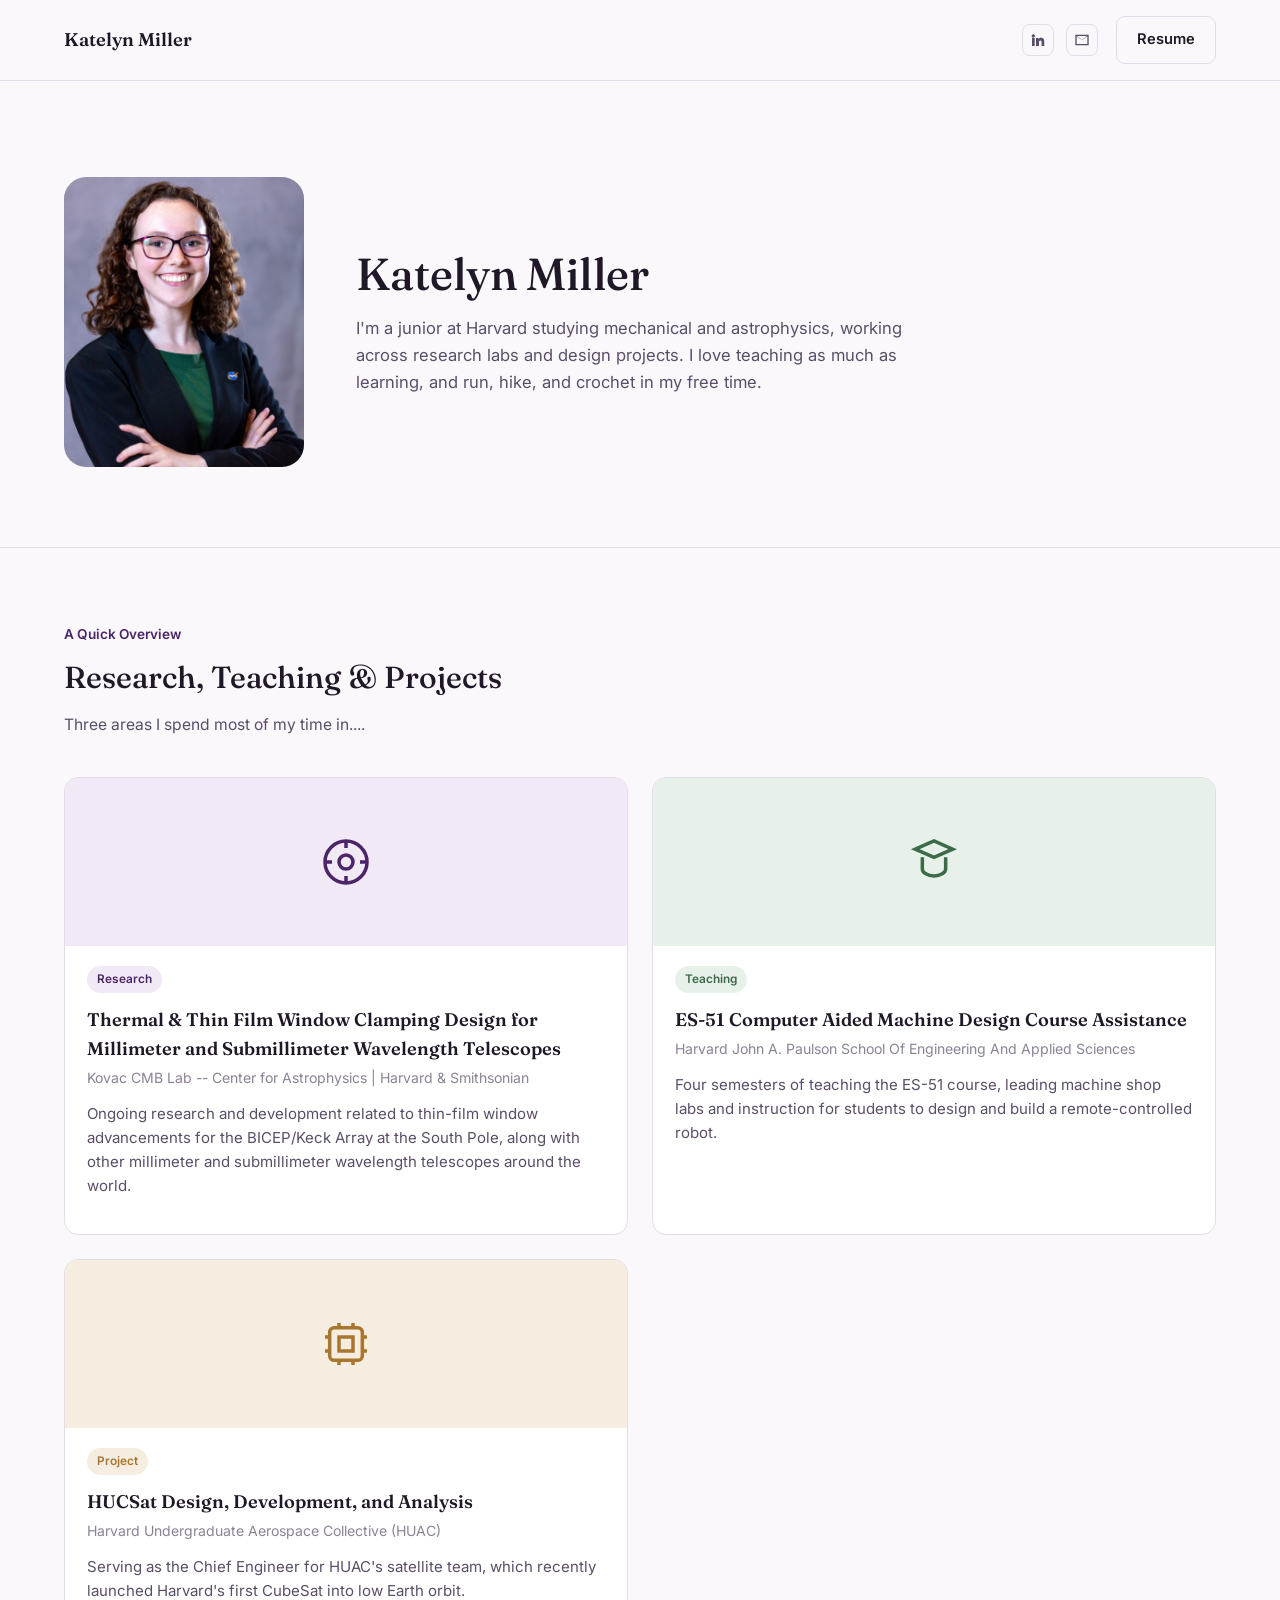
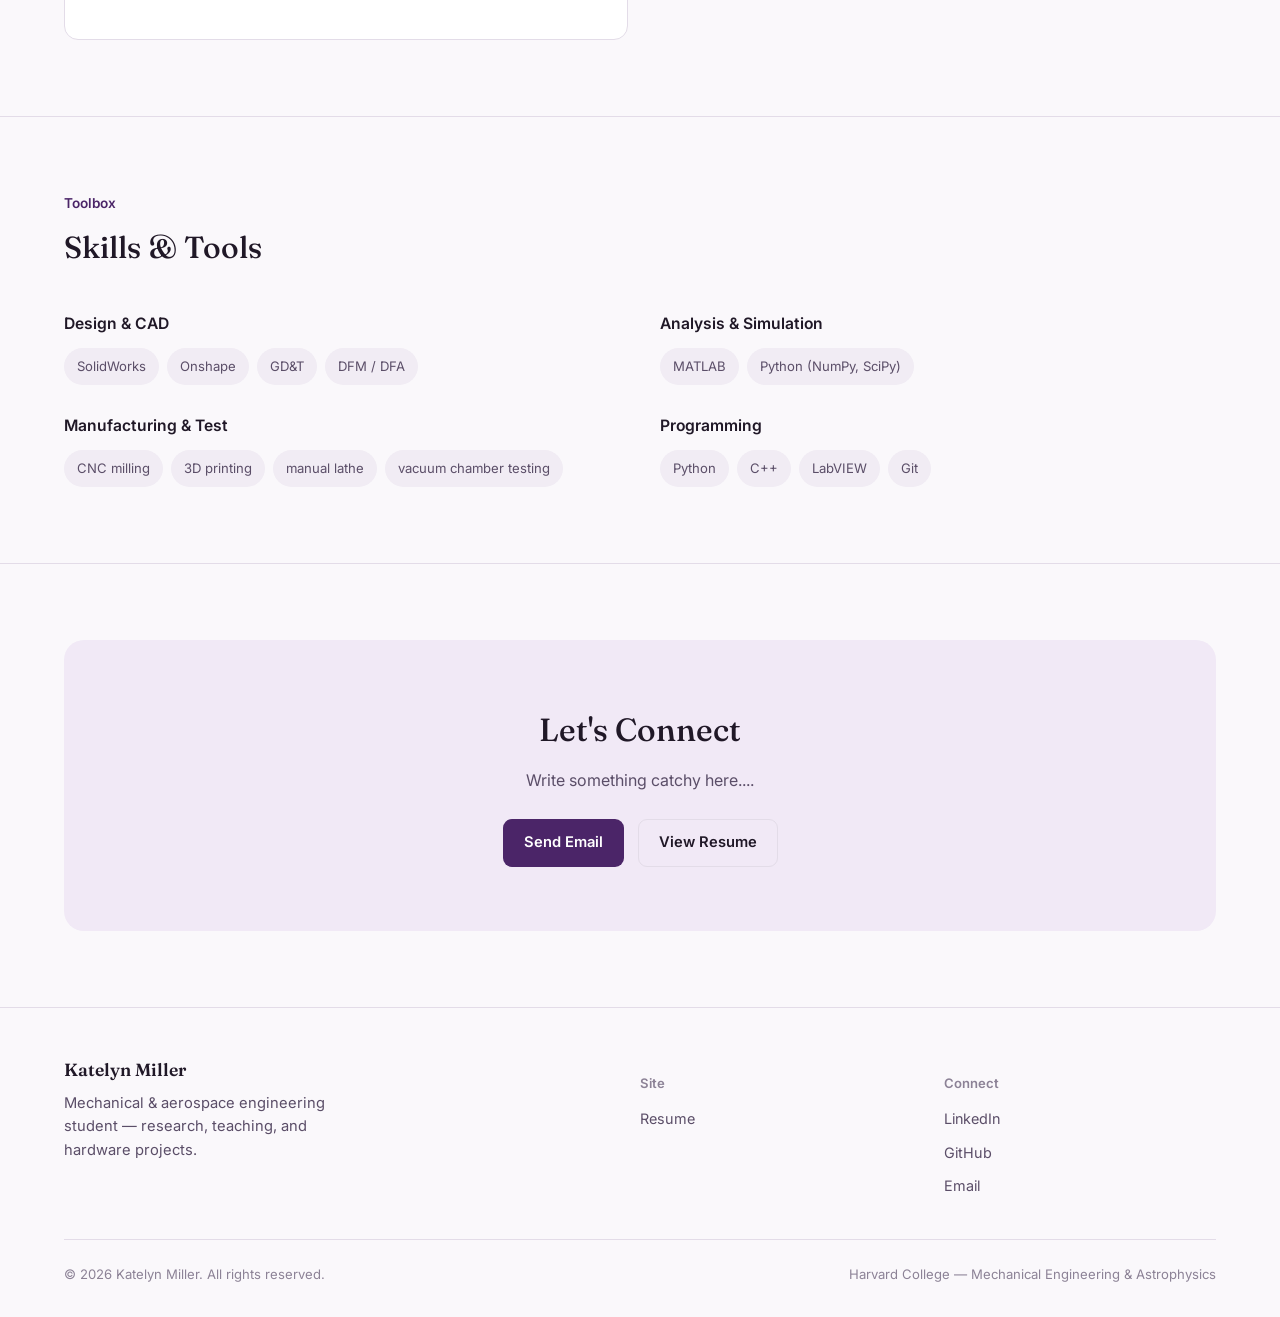
<file: index.html>
<!DOCTYPE html>
<html lang="en">
<head>
<meta charset="UTF-8">
<meta name="viewport" content="width=device-width, initial-scale=1.0">
<title>Katelyn Miller — Mechanical Engineering Portfolio</title>
<meta name="description" content="Portfolio of mechanical and aerospace engineering research, teaching, and projects.">

<link rel="preconnect" href="https://fonts.googleapis.com">
<link rel="preconnect" href="https://fonts.gstatic.com" crossorigin>
<link href="https://fonts.googleapis.com/css2?family=Fraunces:ital,wght@0,400;0,500;0,600;1,500&family=Inter:wght@400;500;600&display=swap" rel="stylesheet">
<link rel="stylesheet" href="styles.css">
</head>
<body>

<header>
  <div class="header-inner">
    <a href="index.html" class="brand">Katelyn Miller</a>
    <nav class="primary-nav" id="site-nav">
      <ul>
        <!--- <li><a href="index.html" class="active">Home</a></li>
        <li><a href="research.html">Research</a></li>
        <li><a href="projects.html">Projects</a></li>
        <li><a href="teaching.html">Teaching</a></li> --->
      </ul>
    </nav>
    <div class="header-right">
      <div class="icon-links">
        <a href="www.linkedin.com/in/katelyn-j-miller" target="_blank" rel="noopener" aria-label="LinkedIn">
          <svg viewBox="0 0 24 24" fill="currentColor"><path d="M4.98 3.5a2.5 2.5 0 1 1 0 5 2.5 2.5 0 0 1 0-5zM3 9h4v12H3zM9 9h3.8v1.7h.05c.53-1 1.83-2.05 3.77-2.05 4.03 0 4.78 2.65 4.78 6.1V21h-4v-5.4c0-1.29-.02-2.95-1.8-2.95-1.8 0-2.08 1.4-2.08 2.86V21H9z"/></svg>
        </a>
        <a href="mailto:kjmiller@college.harvard.edu" aria-label="Email">
          <svg viewBox="0 0 24 24" fill="currentColor"><path d="M2 4h20v16H2zm2 2.4V18h16V6.4l-8 6-8-6zm.8-.4L12 12l7.2-6z"/></svg>
        </a>
      </div>
      <a href="/resume.pdf" class="btn btn-outline resume-btn" target="_blank" rel="noopener">Resume</a>
      <button class="nav-toggle" id="nav-toggle" aria-label="Toggle navigation" aria-expanded="false" aria-controls="site-nav">
        <span></span><span></span><span></span>
      </button>
    </div>
  </div>
</header>

<main>

  <!-- ================= HERO ================= -->
  <div class="wrap">
    <section class="hero">
      <!-- Swap this div for <img src="your-photo.jpg" alt="Katelyn Miller" class="avatar" style="border-radius:50%;object-fit:cover;"> -->
      <img src="images/Headshot.jpg" alt="Katelyn Miller" class="avatar">
      <div>
        <h1>Katelyn Miller</span></h1>
        <p class="bio">I'm a junior at Harvard studying mechanical and astrophysics, working across research labs and design projects. I love teaching as much as learning, and run, hike, and crochet in my free time.</p>
        <!---<div class="hero-actions">
          <a href="research.html" class="btn btn-solid">See My Research</a>
          <a href="teaching.html" class="btn btn-outline">Teaching &amp; Mentorship</a>
          <a href="/resume.pdf" target="_blank" rel="noopener" class="btn btn-outline">Resume</a>
        </div> --->
      </div>
    </section>
  </div>

  <!-- ================= HIGHLIGHTS ================= -->
<section class="bordered">
    <div class="wrap">
      <div class="section-head">
        <div class="kicker">A Quick Overview</div>
        <h2>Research, Teaching &amp; Projects</h2>
        <p>Three areas I spend most of my time in....</p>
      </div>
 
      <div class="card-grid cols-3">
 
        <article class="item-card">
          <div class="item-media" style="background: var(--tag-research-bg);">
            <svg viewBox="0 0 24 24" fill="none" stroke="var(--tag-research)" stroke-width="1.5">
              <circle cx="12" cy="12" r="9"/><path d="M12 3v3M12 18v3M3 12h3M18 12h3"/><circle cx="12" cy="12" r="3"/>
            </svg>
          </div>
          <div class="item-body">
            <span class="tag tag-research">Research</span>
            <h3>Thermal &amp; Thin Film Window Clamping Design for Millimeter and Submillimeter Wavelength Telescopes</h3>
            <div class="item-org">Kovac CMB Lab -- Center for Astrophysics | Harvard & Smithsonian</div>
            <p class="item-desc">Ongoing research and development related to thin-film window advancements 
              for the BICEP/Keck Array at the South Pole, along with other millimeter and submillimeter wavelength 
              telescopes around the world.</p>
            <!---<a href="research.html" class="item-link">See all research →</a>--->
          </div>
        </article>
 
        <article class="item-card">
          <div class="item-media" style="background: var(--tag-teaching-bg);">
            <svg viewBox="0 0 24 24" fill="none" stroke="var(--tag-teaching)" stroke-width="1.5">
              <path d="M4 6.5 12 3l8 3.5-8 3.5-8-3.5Z"/><path d="M7 10v5c0 1.5 2.2 3 5 3s5-1.5 5-3v-5"/>
            </svg>
          </div>
          <div class="item-body">
            <span class="tag tag-teaching">Teaching</span>
            <h3>ES-51 Computer Aided Machine Design Course Assistance</h3>
            <div class="item-org">Harvard John A. Paulson School Of Engineering And Applied Sciences </div>
            <p class="item-desc">Four semesters of teaching the ES-51 course, leading machine shop labs and instruction for students to design and build a remote-controlled robot.</p>
            <!---<a href="teaching.html" class="item-link">See all teaching →</a>-->
          </div>
        </article>
 
        <article class="item-card">
          <div class="item-media" style="background: var(--tag-project-bg);">
            <svg viewBox="0 0 24 24" fill="none" stroke="var(--tag-project)" stroke-width="1.5">
              <rect x="5" y="5" width="14" height="14" rx="2"/><path d="M9 9h6v6H9z"/><path d="M9 3v2M15 3v2M9 19v2M15 19v2M3 9h2M3 15h2M19 9h2M19 15h2"/>
            </svg>
          </div>
          <div class="item-body">
            <span class="tag tag-project">Project</span>
            <h3>HUCSat Design, Development, and Analysis</h3>
            <div class="item-org">Harvard Undergraduate Aerospace Collective (HUAC)</div>
            <p class="item-desc">Serving as the Chief Engineer for HUAC's satellite team, which recently launched Harvard's first CubeSat into low Earth orbit.</p>
            <!---<a href="projects.html" class="item-link">See all projects →</a>--->
          </div>
        </article>
 
      </div>
    </div>
  </section>

  <!-- ================= SKILLS ================= -->
  <section class="bordered">
    <div class="wrap">
      <div class="section-head">
        <div class="kicker">Toolbox</div>
        <h2>Skills &amp; Tools</h2>
      </div>
      <div class="skill-groups">
        <div class="skill-group">
          <h3>Design &amp; CAD</h3>
          <div class="chip-row">
            <span class="chip">SolidWorks</span>
            <span class="chip">Onshape</span>
            <span class="chip">GD&amp;T</span>
            <span class="chip">DFM / DFA</span>
          </div>
        </div>
        <div class="skill-group">
          <h3>Analysis &amp; Simulation</h3>
          <div class="chip-row">
            <span class="chip">MATLAB</span>
            <span class="chip">Python (NumPy, SciPy)</span>
          </div>
        </div>
        <div class="skill-group">
          <h3>Manufacturing &amp; Test</h3>
          <div class="chip-row">
            <span class="chip">CNC milling</span>
            <span class="chip">3D printing</span>
            <span class="chip">manual lathe</span>
            <span class="chip">vacuum chamber testing</span>
          </div>
        </div>
        <div class="skill-group">
          <h3>Programming</h3>
          <div class="chip-row">
            <span class="chip">Python</span>
            <span class="chip">C++</span>
            <span class="chip">LabVIEW</span>
            <span class="chip">Git</span>
          </div>
        </div>
      </div>
    </div>
  </section>

  <!-- ================= CONNECT ================= -->
  <section class="bordered">
    <div class="wrap">
      <div class="connect">
        <h2>Let's Connect</h2>
        <p>Write something catchy here....</p>
        <div class="connect-actions">
          <a href="mailto:kjmiller@college.harvard.edu" class="btn btn-solid">Send Email</a>
          <a href="/resume.pdf" target="_blank" rel="noopener" class="btn btn-outline">View Resume</a>
        </div>
      </div>
    </div>
  </section>

</main>

<footer>
  <div class="wrap">
    <div class="footer-grid">
      <div>
        <div class="footer-brand">Katelyn Miller</div>
        <p class="footer-tagline">Mechanical &amp; aerospace engineering student — research, teaching, and hardware projects.</p>
      </div>
      <div>
        <h4>Site</h4>
        <ul class="footer-links">
          <!---
          <li><a href="research.html">Research</a></li>
          <li><a href="teaching.html">Teaching</a></li>
          <li><a href="projects.html">Projects</a></li>
          --->
          <li><a href="/resume.pdf" target="_blank" rel="noopener">Resume</a></li>
        </ul>
      </div>
      <div>
        <h4>Connect</h4>
        <ul class="footer-links">
          <li><a href="www.linkedin.com/in/katelyn-j-miller" target="_blank" rel="noopener">LinkedIn</a></li>
          <li><a href="https://github.com/yourhandle" target="_blank" rel="noopener">GitHub</a></li>
          <li><a href="mailto:kjmiller@collge.harvard.edu">Email</a></li>
        </ul>
      </div>
    </div>
    <div class="footer-bottom">
      <span>© 2026 Katelyn Miller. All rights reserved.</span>
      <span>Harvard College — Mechanical Engineering &amp; Astrophysics</span>
    </div>
  </div>
</footer>

<script>
  const toggle = document.getElementById('nav-toggle');
  const nav = document.getElementById('site-nav');
  toggle.addEventListener('click', () => {
    const isOpen = nav.classList.toggle('open');
    toggle.setAttribute('aria-expanded', isOpen ? 'true' : 'false');
  });
  nav.querySelectorAll('a').forEach(link => {
    link.addEventListener('click', () => {
      nav.classList.remove('open');
      toggle.setAttribute('aria-expanded', 'false');
    });
  });
</script>

</body>
</html>
</file>
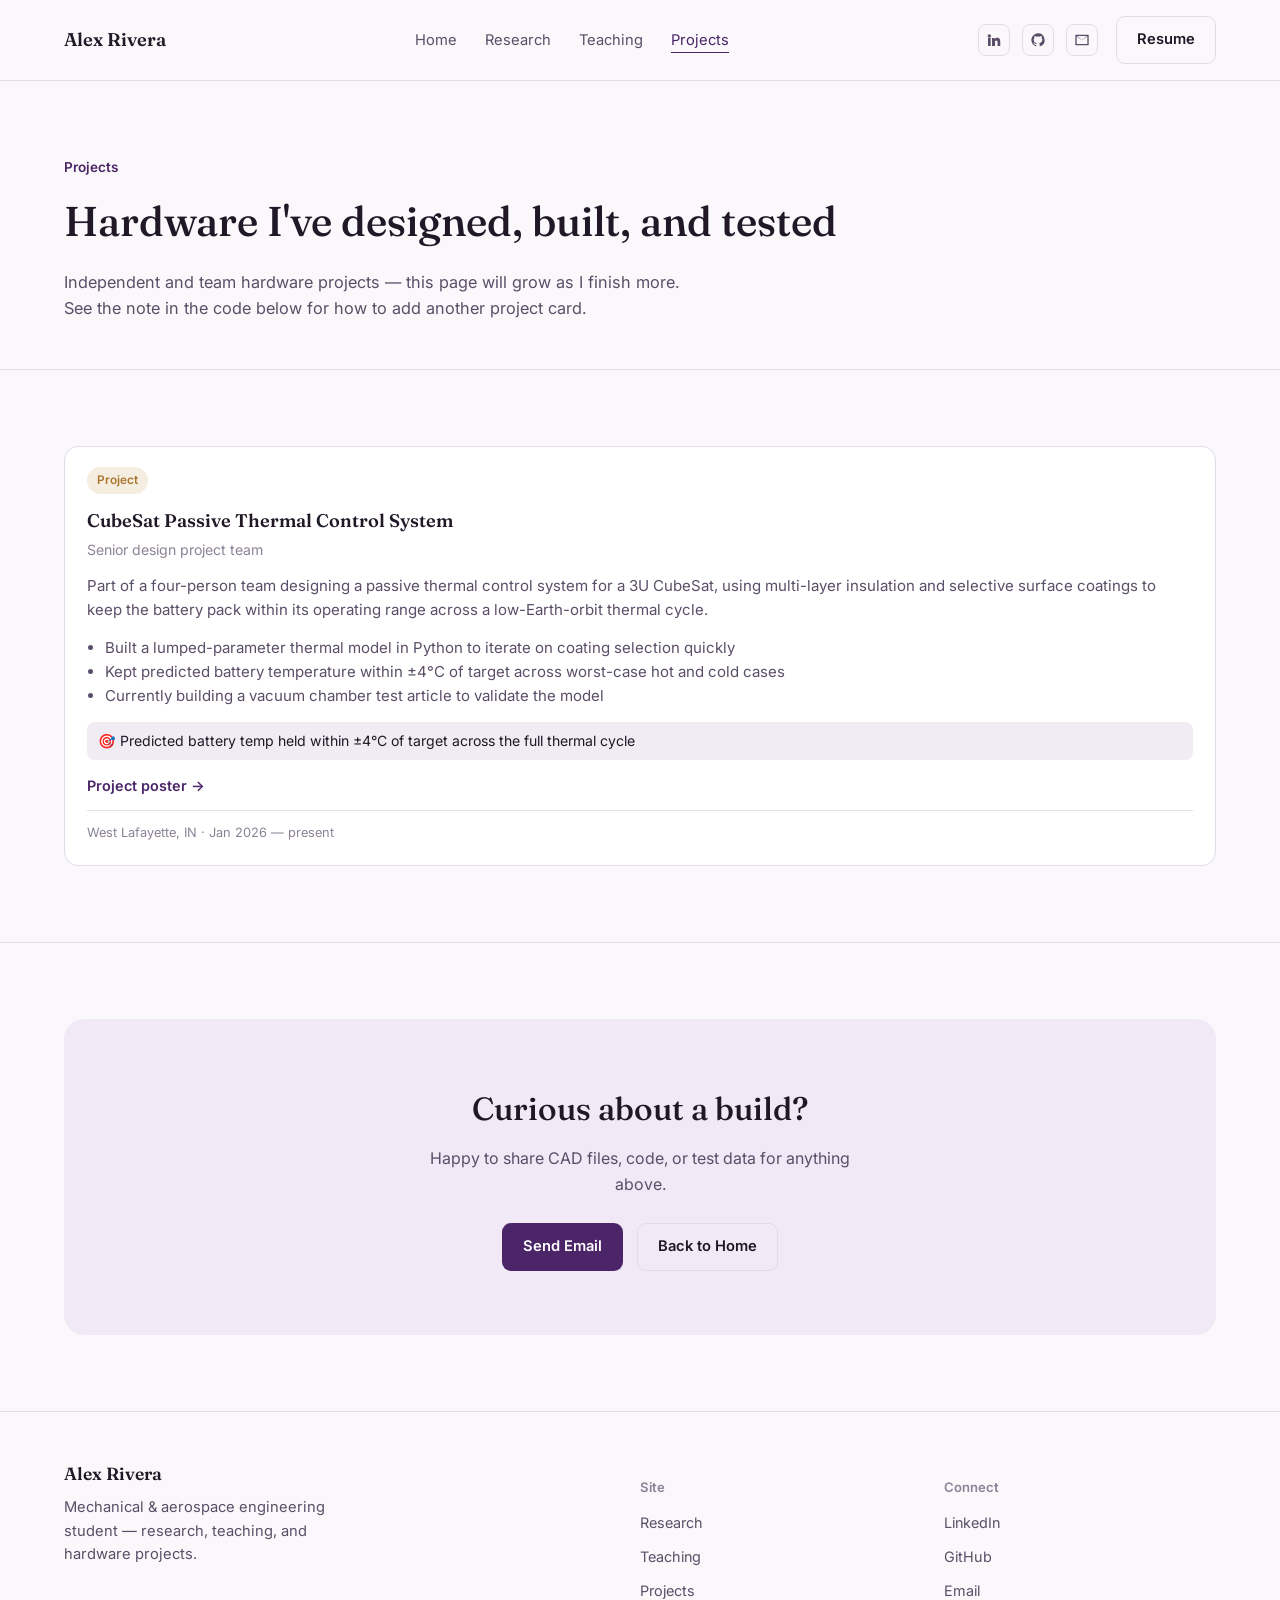
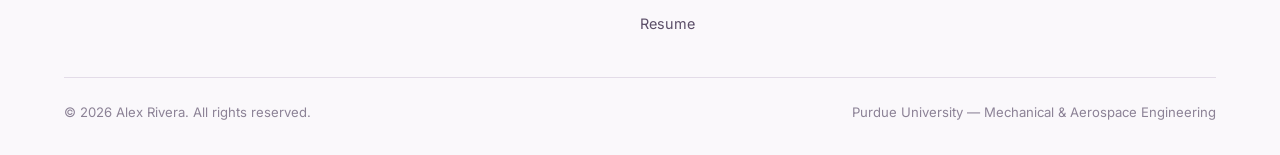
<file: projects.html>
<!DOCTYPE html>
<html lang="en">
<head>
<meta charset="UTF-8">
<meta name="viewport" content="width=device-width, initial-scale=1.0">
<title>Projects — Alex Rivera</title>
<meta name="description" content="Hardware and software projects, including a CubeSat passive thermal control system.">

<link rel="preconnect" href="https://fonts.googleapis.com">
<link rel="preconnect" href="https://fonts.gstatic.com" crossorigin>
<link href="https://fonts.googleapis.com/css2?family=Fraunces:ital,wght@0,400;0,500;0,600;1,500&family=Inter:wght@400;500;600&display=swap" rel="stylesheet">
<link rel="stylesheet" href="styles.css">
</head>
<body>

<header>
  <div class="header-inner">
    <a href="index.html" class="brand">Alex Rivera</a>
    <nav class="primary-nav" id="site-nav">
      <ul>
        <li><a href="index.html">Home</a></li>
        <li><a href="research.html">Research</a></li>
        <li><a href="teaching.html">Teaching</a></li>
        <li><a href="projects.html" class="active">Projects</a></li>
      </ul>
    </nav>
    <div class="header-right">
      <div class="icon-links">
        <a href="https://linkedin.com/in/yourhandle" target="_blank" rel="noopener" aria-label="LinkedIn">
          <svg viewBox="0 0 24 24" fill="currentColor"><path d="M4.98 3.5a2.5 2.5 0 1 1 0 5 2.5 2.5 0 0 1 0-5zM3 9h4v12H3zM9 9h3.8v1.7h.05c.53-1 1.83-2.05 3.77-2.05 4.03 0 4.78 2.65 4.78 6.1V21h-4v-5.4c0-1.29-.02-2.95-1.8-2.95-1.8 0-2.08 1.4-2.08 2.86V21H9z"/></svg>
        </a>
        <a href="https://github.com/yourhandle" target="_blank" rel="noopener" aria-label="GitHub">
          <svg viewBox="0 0 24 24" fill="currentColor"><path d="M12 2a10 10 0 0 0-3.16 19.5c.5.1.68-.22.68-.48v-1.7c-2.78.6-3.37-1.34-3.37-1.34-.46-1.16-1.11-1.47-1.11-1.47-.91-.62.07-.6.07-.6 1 .07 1.53 1.03 1.53 1.03.9 1.52 2.34 1.08 2.91.83.09-.65.35-1.08.64-1.33-2.22-.25-4.56-1.11-4.56-4.94 0-1.09.39-1.98 1.03-2.68-.1-.25-.45-1.27.1-2.65 0 0 .84-.27 2.75 1.02A9.6 9.6 0 0 1 12 6.8c.85 0 1.71.11 2.51.33 1.91-1.29 2.75-1.02 2.75-1.02.55 1.38.2 2.4.1 2.65.64.7 1.03 1.59 1.03 2.68 0 3.84-2.34 4.68-4.57 4.93.36.31.68.92.68 1.85v2.74c0 .27.18.58.69.48A10 10 0 0 0 12 2z"/></svg>
        </a>
        <a href="mailto:alex.rivera@example.edu" aria-label="Email">
          <svg viewBox="0 0 24 24" fill="currentColor"><path d="M2 4h20v16H2zm2 2.4V18h16V6.4l-8 6-8-6zm.8-.4L12 12l7.2-6z"/></svg>
        </a>
      </div>
      <a href="/resume.pdf" class="btn btn-outline resume-btn" target="_blank" rel="noopener">Resume</a>
      <button class="nav-toggle" id="nav-toggle" aria-label="Toggle navigation" aria-expanded="false" aria-controls="site-nav">
        <span></span><span></span><span></span>
      </button>
    </div>
  </div>
</header>

<main>

  <div class="wrap">
    <section class="page-hero">
      <div class="kicker">Projects</div>
      <h1>Hardware I've designed, built, and tested</h1>
      <p>Independent and team hardware projects — this page will grow as I finish more. See the note in the code below for how to add another project card.</p>
    </section>
  </div>

  <section class="bordered">
    <div class="wrap">
      <div class="card-grid single-col">

        <!--
          TO ADD ANOTHER PROJECT: copy everything from <article class="item-card">
          to </article> below (including the two comment lines) and edit the
          content. Use tag-project, tag-research, or tag-teaching depending
          on what kind of work it is.
        -->
        <article class="item-card">
          <div class="item-body">
            <span class="tag tag-project">Project</span>
            <h3>CubeSat Passive Thermal Control System</h3>
            <div class="item-org">Senior design project team</div>
            <p class="item-desc">Part of a four-person team designing a passive thermal control system for a 3U CubeSat, using multi-layer insulation and selective surface coatings to keep the battery pack within its operating range across a low-Earth-orbit thermal cycle.</p>
            <ul style="margin: 0 0 14px; padding-left: 18px; color: var(--ink-soft); font-size: 0.94rem;">
              <li>Built a lumped-parameter thermal model in Python to iterate on coating selection quickly</li>
              <li>Kept predicted battery temperature within ±4°C of target across worst-case hot and cold cases</li>
              <li>Currently building a vacuum chamber test article to validate the model</li>
            </ul>
            <div class="item-highlight">🎯 Predicted battery temp held within ±4°C of target across the full thermal cycle</div>
            <a href="#" class="item-link">Project poster →</a>
            <div class="item-meta">West Lafayette, IN · Jan 2026 — present</div>
          </div>
        </article>

      </div>
    </div>
  </section>

  <section class="bordered">
    <div class="wrap">
      <div class="connect">
        <h2>Curious about a build?</h2>
        <p>Happy to share CAD files, code, or test data for anything above.</p>
        <div class="connect-actions">
          <a href="mailto:alex.rivera@example.edu" class="btn btn-solid">Send Email</a>
          <a href="index.html" class="btn btn-outline">Back to Home</a>
        </div>
      </div>
    </div>
  </section>

</main>

<footer>
  <div class="wrap">
    <div class="footer-grid">
      <div>
        <div class="footer-brand">Alex Rivera</div>
        <p class="footer-tagline">Mechanical &amp; aerospace engineering student — research, teaching, and hardware projects.</p>
      </div>
      <div>
        <h4>Site</h4>
        <ul class="footer-links">
          <li><a href="research.html">Research</a></li>
          <li><a href="teaching.html">Teaching</a></li>
          <li><a href="projects.html">Projects</a></li>
          <li><a href="/resume.pdf" target="_blank" rel="noopener">Resume</a></li>
        </ul>
      </div>
      <div>
        <h4>Connect</h4>
        <ul class="footer-links">
          <li><a href="https://linkedin.com/in/yourhandle" target="_blank" rel="noopener">LinkedIn</a></li>
          <li><a href="https://github.com/yourhandle" target="_blank" rel="noopener">GitHub</a></li>
          <li><a href="mailto:alex.rivera@example.edu">Email</a></li>
        </ul>
      </div>
    </div>
    <div class="footer-bottom">
      <span>© 2026 Alex Rivera. All rights reserved.</span>
      <span>Purdue University — Mechanical &amp; Aerospace Engineering</span>
    </div>
  </div>
</footer>

<script>
  const toggle = document.getElementById('nav-toggle');
  const nav = document.getElementById('site-nav');
  toggle.addEventListener('click', () => {
    const isOpen = nav.classList.toggle('open');
    toggle.setAttribute('aria-expanded', isOpen ? 'true' : 'false');
  });
  nav.querySelectorAll('a').forEach(link => {
    link.addEventListener('click', () => {
      nav.classList.remove('open');
      toggle.setAttribute('aria-expanded', 'false');
    });
  });
</script>

</body>
</html>
</file>
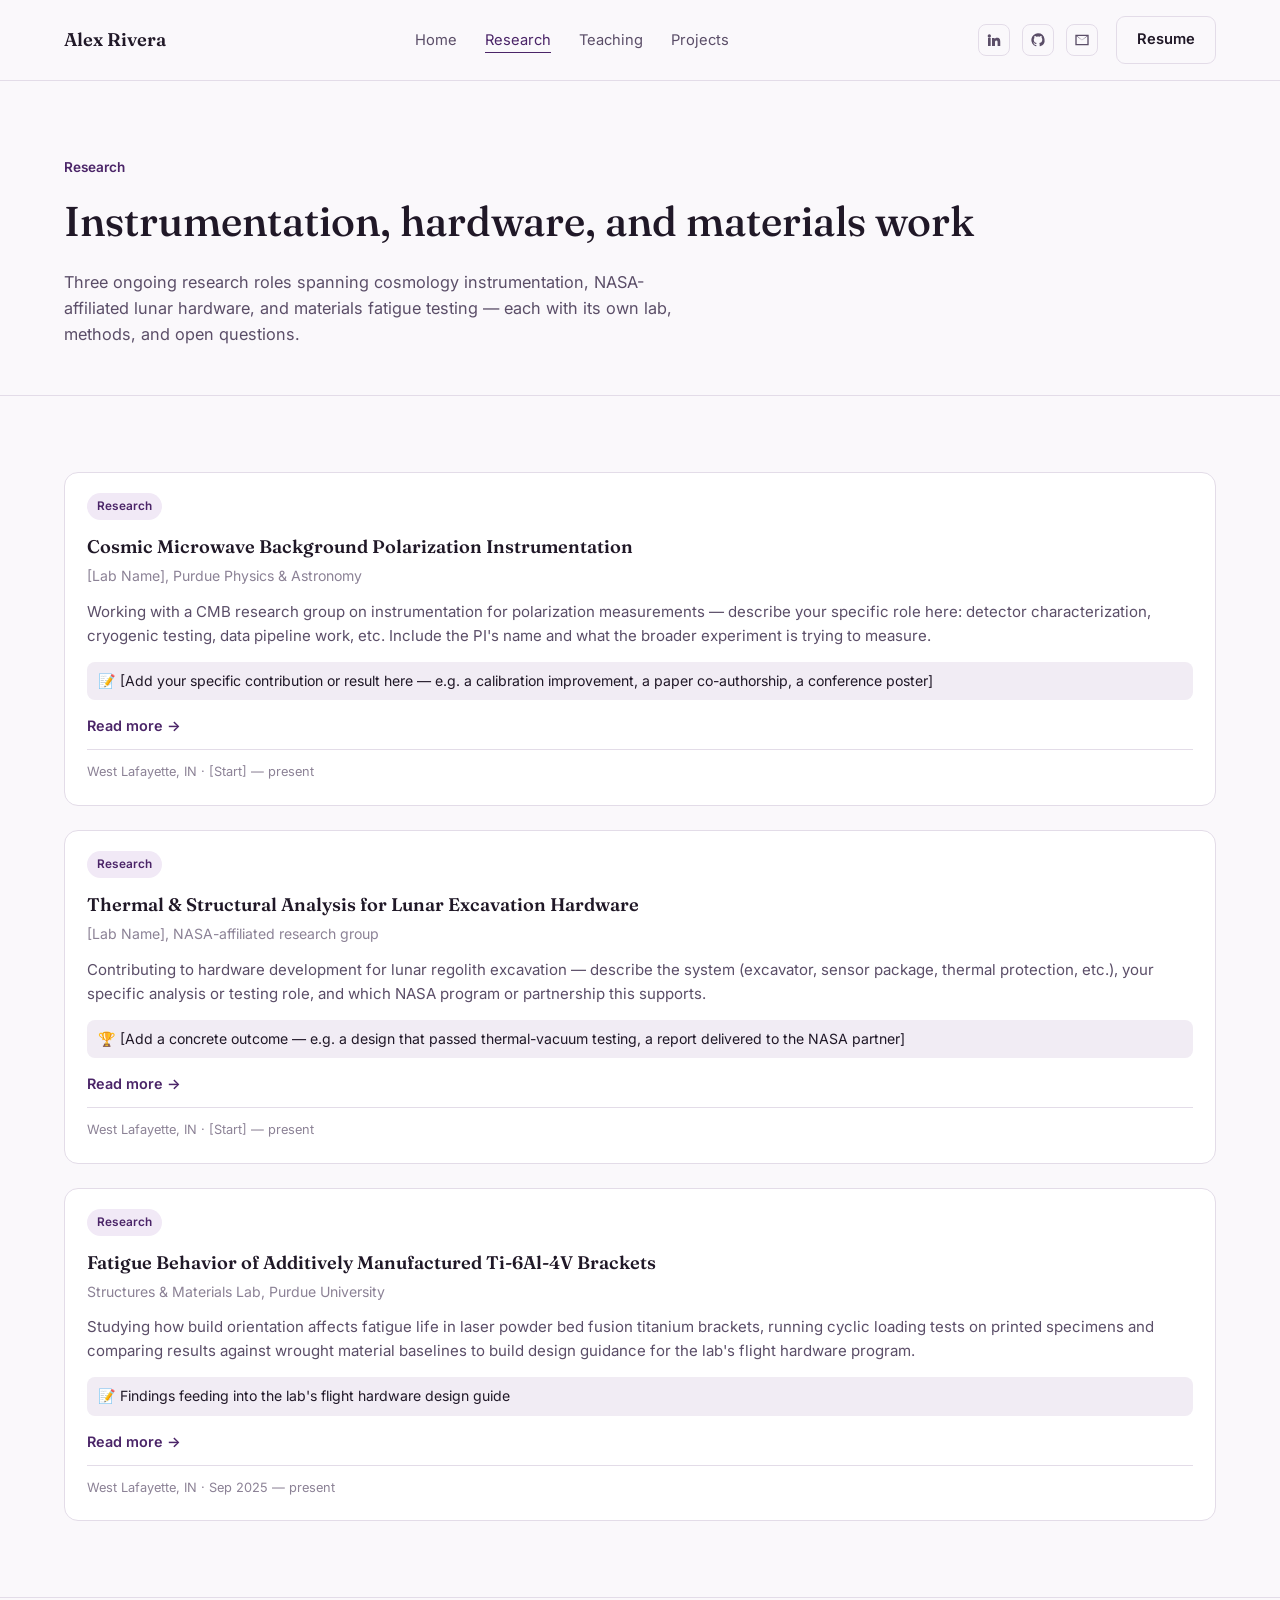
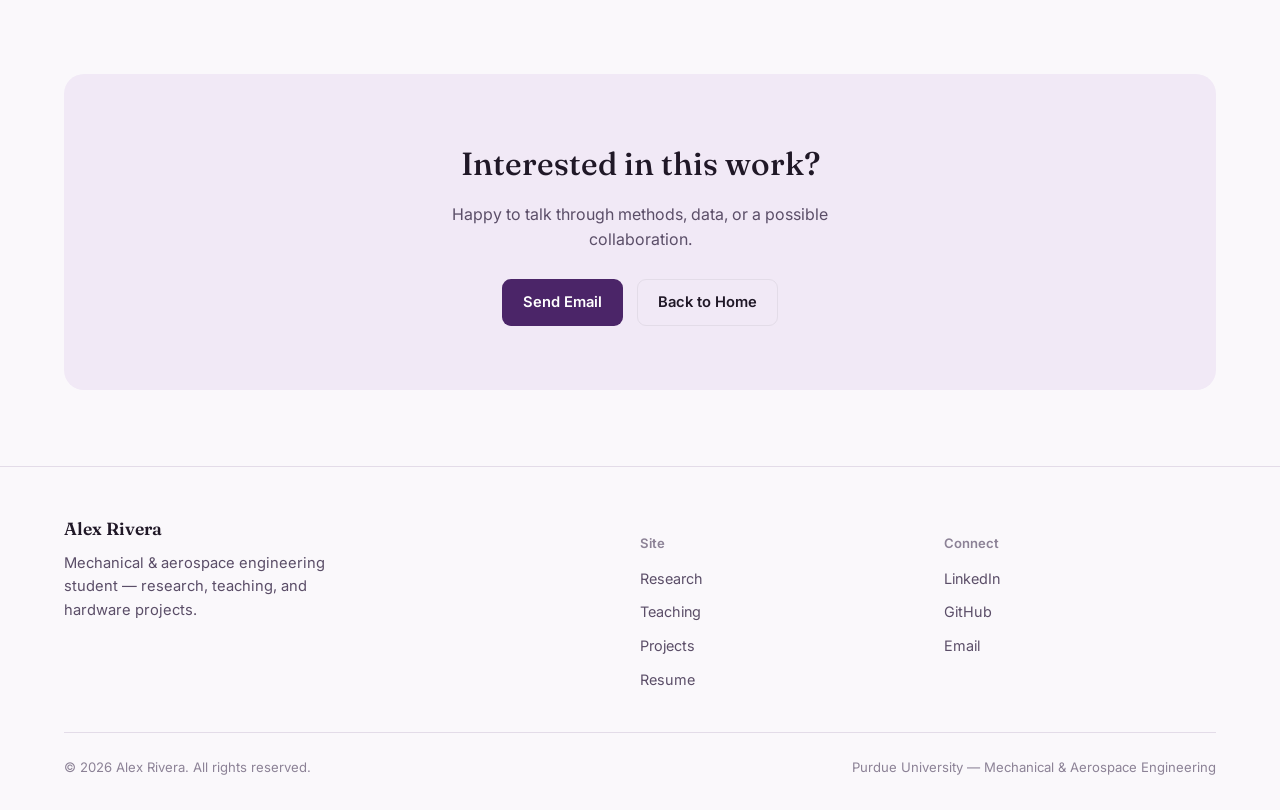
<file: research.html>
<!DOCTYPE html>
<html lang="en">
<head>
<meta charset="UTF-8">
<meta name="viewport" content="width=device-width, initial-scale=1.0">
<title>Research — Alex Rivera</title>
<meta name="description" content="Research experience in CMB instrumentation, NASA lunar hardware, and materials science.">

<link rel="preconnect" href="https://fonts.googleapis.com">
<link rel="preconnect" href="https://fonts.gstatic.com" crossorigin>
<link href="https://fonts.googleapis.com/css2?family=Fraunces:ital,wght@0,400;0,500;0,600;1,500&family=Inter:wght@400;500;600&display=swap" rel="stylesheet">
<link rel="stylesheet" href="styles.css">
</head>
<body>

<header>
  <div class="header-inner">
    <a href="index.html" class="brand">Alex Rivera</a>
    <nav class="primary-nav" id="site-nav">
      <ul>
        <li><a href="index.html">Home</a></li>
        <li><a href="research.html" class="active">Research</a></li>
        <li><a href="teaching.html">Teaching</a></li>
        <li><a href="projects.html">Projects</a></li>
      </ul>
    </nav>
    <div class="header-right">
      <div class="icon-links">
        <a href="https://linkedin.com/in/yourhandle" target="_blank" rel="noopener" aria-label="LinkedIn">
          <svg viewBox="0 0 24 24" fill="currentColor"><path d="M4.98 3.5a2.5 2.5 0 1 1 0 5 2.5 2.5 0 0 1 0-5zM3 9h4v12H3zM9 9h3.8v1.7h.05c.53-1 1.83-2.05 3.77-2.05 4.03 0 4.78 2.65 4.78 6.1V21h-4v-5.4c0-1.29-.02-2.95-1.8-2.95-1.8 0-2.08 1.4-2.08 2.86V21H9z"/></svg>
        </a>
        <a href="https://github.com/yourhandle" target="_blank" rel="noopener" aria-label="GitHub">
          <svg viewBox="0 0 24 24" fill="currentColor"><path d="M12 2a10 10 0 0 0-3.16 19.5c.5.1.68-.22.68-.48v-1.7c-2.78.6-3.37-1.34-3.37-1.34-.46-1.16-1.11-1.47-1.11-1.47-.91-.62.07-.6.07-.6 1 .07 1.53 1.03 1.53 1.03.9 1.52 2.34 1.08 2.91.83.09-.65.35-1.08.64-1.33-2.22-.25-4.56-1.11-4.56-4.94 0-1.09.39-1.98 1.03-2.68-.1-.25-.45-1.27.1-2.65 0 0 .84-.27 2.75 1.02A9.6 9.6 0 0 1 12 6.8c.85 0 1.71.11 2.51.33 1.91-1.29 2.75-1.02 2.75-1.02.55 1.38.2 2.4.1 2.65.64.7 1.03 1.59 1.03 2.68 0 3.84-2.34 4.68-4.57 4.93.36.31.68.92.68 1.85v2.74c0 .27.18.58.69.48A10 10 0 0 0 12 2z"/></svg>
        </a>
        <a href="mailto:alex.rivera@example.edu" aria-label="Email">
          <svg viewBox="0 0 24 24" fill="currentColor"><path d="M2 4h20v16H2zm2 2.4V18h16V6.4l-8 6-8-6zm.8-.4L12 12l7.2-6z"/></svg>
        </a>
      </div>
      <a href="/resume.pdf" class="btn btn-outline resume-btn" target="_blank" rel="noopener">Resume</a>
      <button class="nav-toggle" id="nav-toggle" aria-label="Toggle navigation" aria-expanded="false" aria-controls="site-nav">
        <span></span><span></span><span></span>
      </button>
    </div>
  </div>
</header>

<main>

  <div class="wrap">
    <section class="page-hero">
      <div class="kicker">Research</div>
      <h1>Instrumentation, hardware, and materials work</h1>
      <p>Three ongoing research roles spanning cosmology instrumentation, NASA-affiliated lunar hardware, and materials fatigue testing — each with its own lab, methods, and open questions.</p>
    </section>
  </div>

  <section class="bordered">
    <div class="wrap">
      <div class="card-grid single-col">

        <article class="item-card">
          <div class="item-body">
            <span class="tag tag-research">Research</span>
            <h3>Cosmic Microwave Background Polarization Instrumentation</h3>
            <div class="item-org">[Lab Name], Purdue Physics &amp; Astronomy</div>
            <p class="item-desc">Working with a CMB research group on instrumentation for polarization measurements — describe your specific role here: detector characterization, cryogenic testing, data pipeline work, etc. Include the PI's name and what the broader experiment is trying to measure.</p>
            <div class="item-highlight">📝 [Add your specific contribution or result here — e.g. a calibration improvement, a paper co-authorship, a conference poster]</div>
            <a href="#" class="item-link">Read more →</a>
            <div class="item-meta">West Lafayette, IN · [Start] — present</div>
          </div>
        </article>

        <article class="item-card">
          <div class="item-body">
            <span class="tag tag-research">Research</span>
            <h3>Thermal &amp; Structural Analysis for Lunar Excavation Hardware</h3>
            <div class="item-org">[Lab Name], NASA-affiliated research group</div>
            <p class="item-desc">Contributing to hardware development for lunar regolith excavation — describe the system (excavator, sensor package, thermal protection, etc.), your specific analysis or testing role, and which NASA program or partnership this supports.</p>
            <div class="item-highlight">🏆 [Add a concrete outcome — e.g. a design that passed thermal-vacuum testing, a report delivered to the NASA partner]</div>
            <a href="#" class="item-link">Read more →</a>
            <div class="item-meta">West Lafayette, IN · [Start] — present</div>
          </div>
        </article>

        <article class="item-card">
          <div class="item-body">
            <span class="tag tag-research">Research</span>
            <h3>Fatigue Behavior of Additively Manufactured Ti-6Al-4V Brackets</h3>
            <div class="item-org">Structures &amp; Materials Lab, Purdue University</div>
            <p class="item-desc">Studying how build orientation affects fatigue life in laser powder bed fusion titanium brackets, running cyclic loading tests on printed specimens and comparing results against wrought material baselines to build design guidance for the lab's flight hardware program.</p>
            <div class="item-highlight">📝 Findings feeding into the lab's flight hardware design guide</div>
            <a href="#" class="item-link">Read more →</a>
            <div class="item-meta">West Lafayette, IN · Sep 2025 — present</div>
          </div>
        </article>

      </div>
    </div>
  </section>

  <section class="bordered">
    <div class="wrap">
      <div class="connect">
        <h2>Interested in this work?</h2>
        <p>Happy to talk through methods, data, or a possible collaboration.</p>
        <div class="connect-actions">
          <a href="mailto:alex.rivera@example.edu" class="btn btn-solid">Send Email</a>
          <a href="index.html" class="btn btn-outline">Back to Home</a>
        </div>
      </div>
    </div>
  </section>

</main>

<footer>
  <div class="wrap">
    <div class="footer-grid">
      <div>
        <div class="footer-brand">Alex Rivera</div>
        <p class="footer-tagline">Mechanical &amp; aerospace engineering student — research, teaching, and hardware projects.</p>
      </div>
      <div>
        <h4>Site</h4>
        <ul class="footer-links">
          <li><a href="research.html">Research</a></li>
          <li><a href="teaching.html">Teaching</a></li>
          <li><a href="projects.html">Projects</a></li>
          <li><a href="/resume.pdf" target="_blank" rel="noopener">Resume</a></li>
        </ul>
      </div>
      <div>
        <h4>Connect</h4>
        <ul class="footer-links">
          <li><a href="https://linkedin.com/in/yourhandle" target="_blank" rel="noopener">LinkedIn</a></li>
          <li><a href="https://github.com/yourhandle" target="_blank" rel="noopener">GitHub</a></li>
          <li><a href="mailto:alex.rivera@example.edu">Email</a></li>
        </ul>
      </div>
    </div>
    <div class="footer-bottom">
      <span>© 2026 Alex Rivera. All rights reserved.</span>
      <span>Purdue University — Mechanical &amp; Aerospace Engineering</span>
    </div>
  </div>
</footer>

<script>
  const toggle = document.getElementById('nav-toggle');
  const nav = document.getElementById('site-nav');
  toggle.addEventListener('click', () => {
    const isOpen = nav.classList.toggle('open');
    toggle.setAttribute('aria-expanded', isOpen ? 'true' : 'false');
  });
  nav.querySelectorAll('a').forEach(link => {
    link.addEventListener('click', () => {
      nav.classList.remove('open');
      toggle.setAttribute('aria-expanded', 'false');
    });
  });
</script>

</body>
</html>
</file>
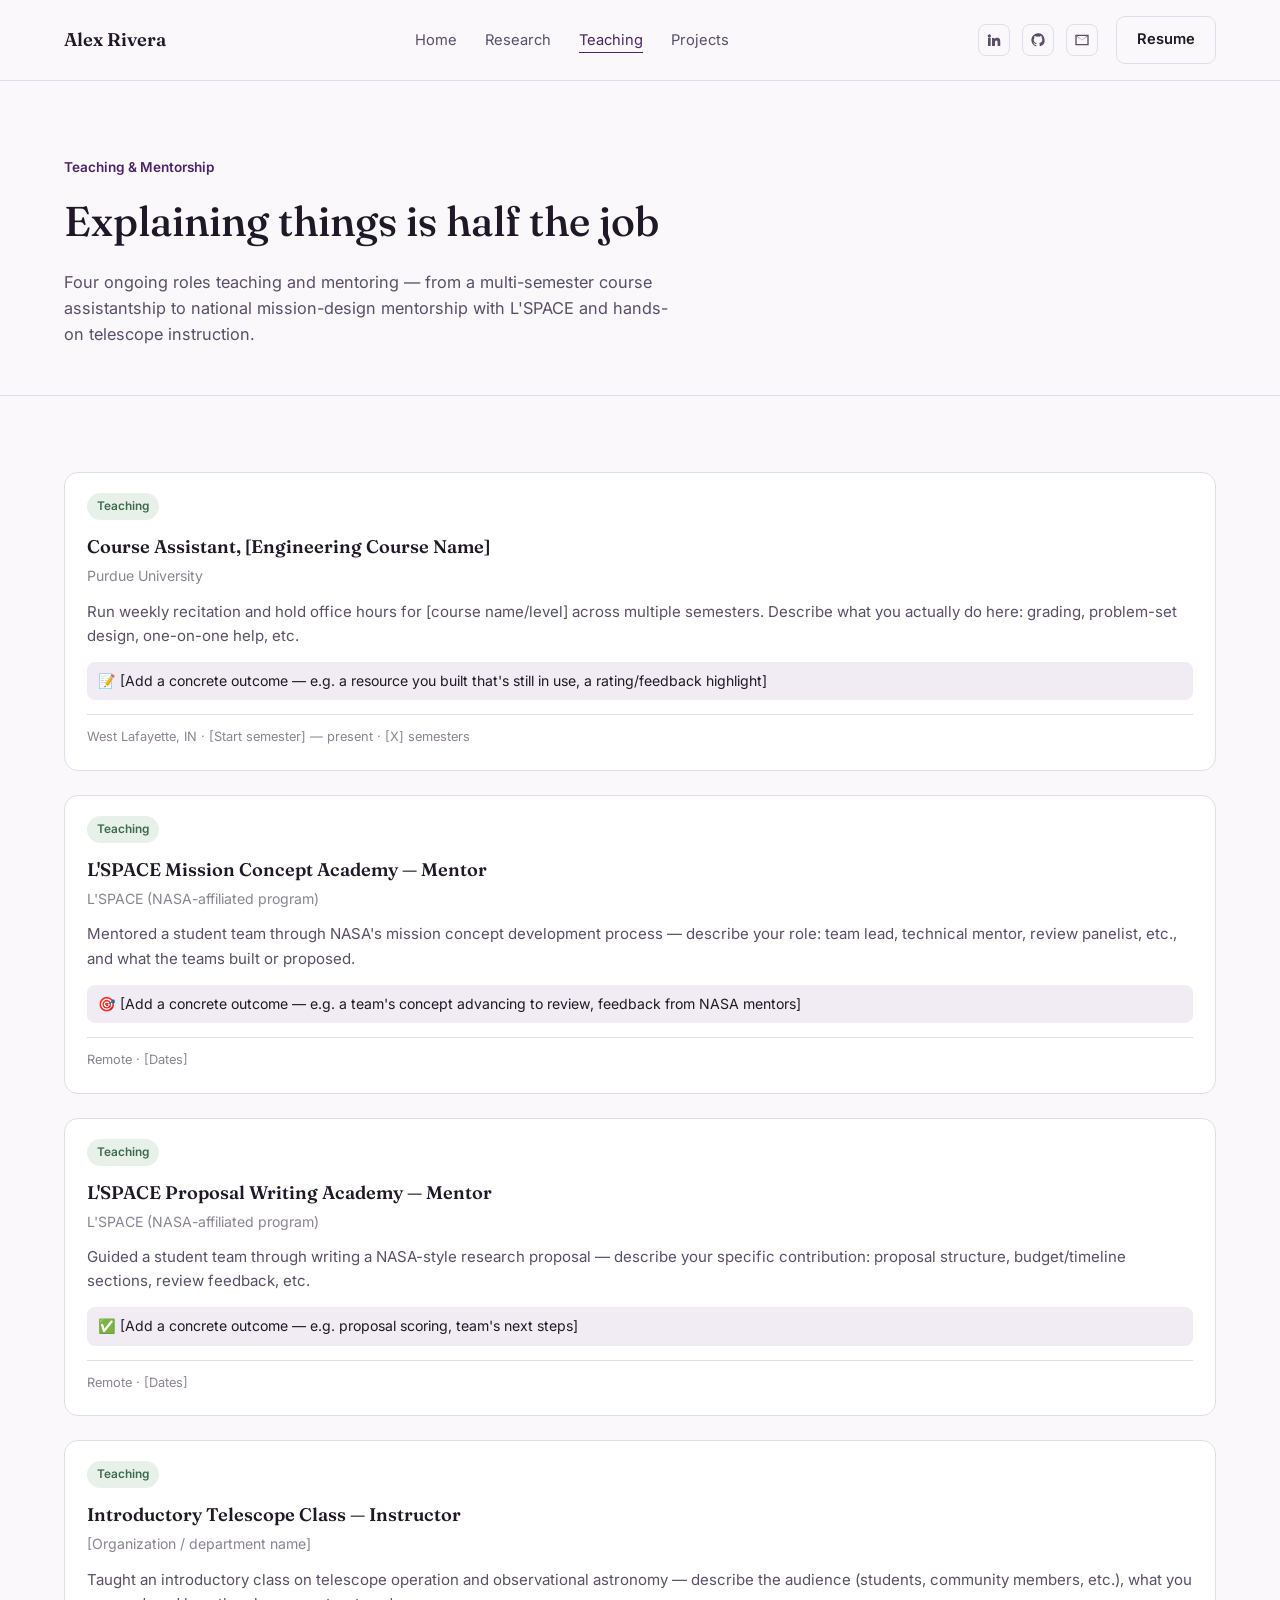
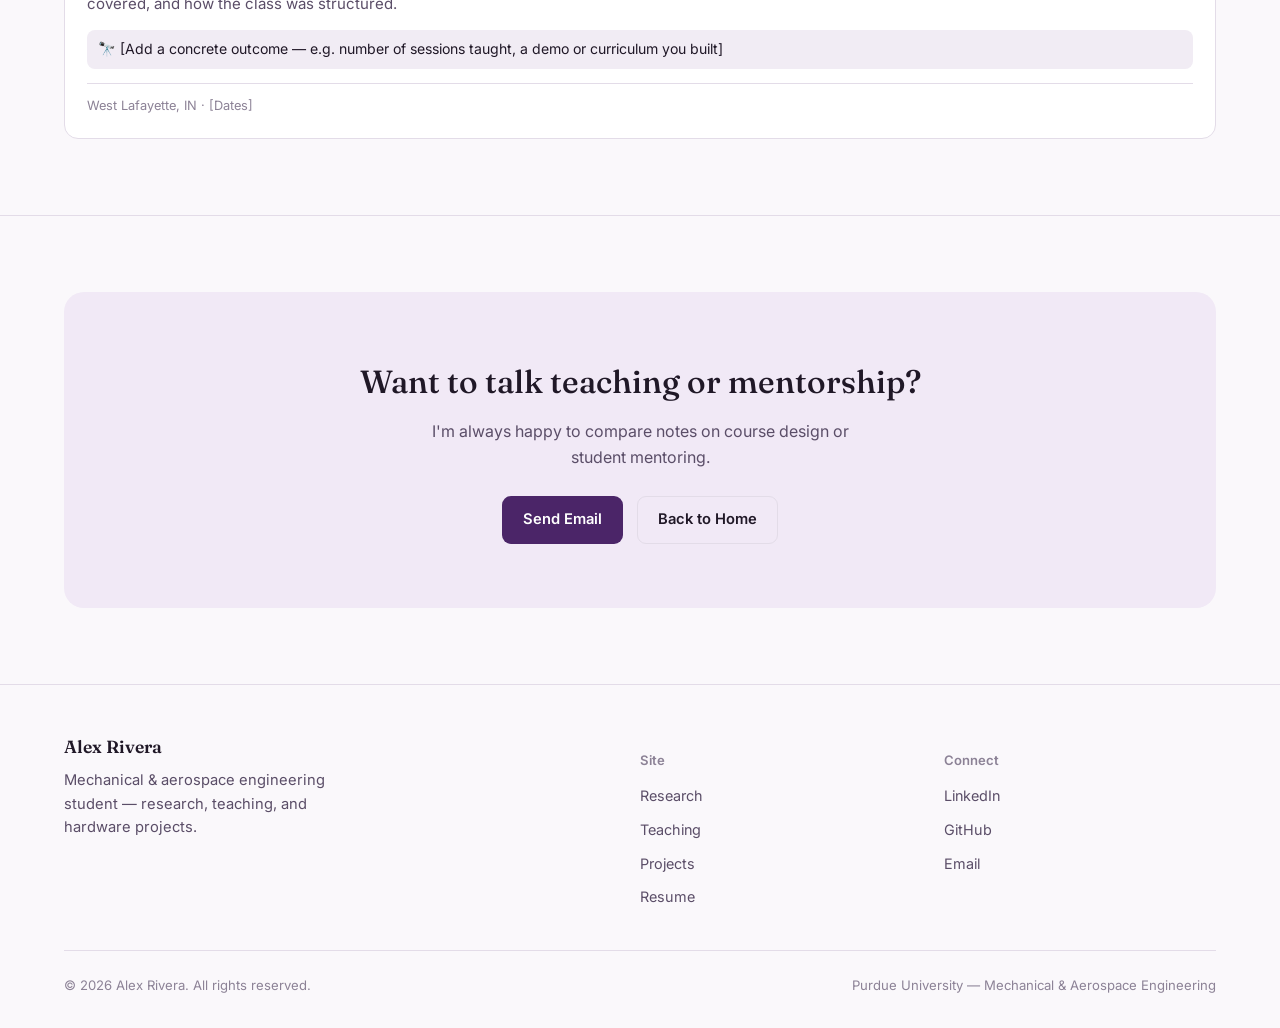
<file: teaching.html>
<!DOCTYPE html>
<html lang="en">
<head>
<meta charset="UTF-8">
<meta name="viewport" content="width=device-width, initial-scale=1.0">
<title>Teaching &amp; Mentorship — Alex Rivera</title>
<meta name="description" content="Teaching and mentorship experience including course assistance, L'SPACE academies, and telescope instruction.">

<link rel="preconnect" href="https://fonts.googleapis.com">
<link rel="preconnect" href="https://fonts.gstatic.com" crossorigin>
<link href="https://fonts.googleapis.com/css2?family=Fraunces:ital,wght@0,400;0,500;0,600;1,500&family=Inter:wght@400;500;600&display=swap" rel="stylesheet">
<link rel="stylesheet" href="styles.css">
</head>
<body>

<header>
  <div class="header-inner">
    <a href="index.html" class="brand">Alex Rivera</a>
    <nav class="primary-nav" id="site-nav">
      <ul>
        <li><a href="index.html">Home</a></li>
        <li><a href="research.html">Research</a></li>
        <li><a href="teaching.html" class="active">Teaching</a></li>
        <li><a href="projects.html">Projects</a></li>
      </ul>
    </nav>
    <div class="header-right">
      <div class="icon-links">
        <a href="https://linkedin.com/in/yourhandle" target="_blank" rel="noopener" aria-label="LinkedIn">
          <svg viewBox="0 0 24 24" fill="currentColor"><path d="M4.98 3.5a2.5 2.5 0 1 1 0 5 2.5 2.5 0 0 1 0-5zM3 9h4v12H3zM9 9h3.8v1.7h.05c.53-1 1.83-2.05 3.77-2.05 4.03 0 4.78 2.65 4.78 6.1V21h-4v-5.4c0-1.29-.02-2.95-1.8-2.95-1.8 0-2.08 1.4-2.08 2.86V21H9z"/></svg>
        </a>
        <a href="https://github.com/yourhandle" target="_blank" rel="noopener" aria-label="GitHub">
          <svg viewBox="0 0 24 24" fill="currentColor"><path d="M12 2a10 10 0 0 0-3.16 19.5c.5.1.68-.22.68-.48v-1.7c-2.78.6-3.37-1.34-3.37-1.34-.46-1.16-1.11-1.47-1.11-1.47-.91-.62.07-.6.07-.6 1 .07 1.53 1.03 1.53 1.03.9 1.52 2.34 1.08 2.91.83.09-.65.35-1.08.64-1.33-2.22-.25-4.56-1.11-4.56-4.94 0-1.09.39-1.98 1.03-2.68-.1-.25-.45-1.27.1-2.65 0 0 .84-.27 2.75 1.02A9.6 9.6 0 0 1 12 6.8c.85 0 1.71.11 2.51.33 1.91-1.29 2.75-1.02 2.75-1.02.55 1.38.2 2.4.1 2.65.64.7 1.03 1.59 1.03 2.68 0 3.84-2.34 4.68-4.57 4.93.36.31.68.92.68 1.85v2.74c0 .27.18.58.69.48A10 10 0 0 0 12 2z"/></svg>
        </a>
        <a href="mailto:alex.rivera@example.edu" aria-label="Email">
          <svg viewBox="0 0 24 24" fill="currentColor"><path d="M2 4h20v16H2zm2 2.4V18h16V6.4l-8 6-8-6zm.8-.4L12 12l7.2-6z"/></svg>
        </a>
      </div>
      <a href="/resume.pdf" class="btn btn-outline resume-btn" target="_blank" rel="noopener">Resume</a>
      <button class="nav-toggle" id="nav-toggle" aria-label="Toggle navigation" aria-expanded="false" aria-controls="site-nav">
        <span></span><span></span><span></span>
      </button>
    </div>
  </div>
</header>

<main>

  <div class="wrap">
    <section class="page-hero">
      <div class="kicker">Teaching &amp; Mentorship</div>
      <h1>Explaining things is half the job</h1>
      <p>Four ongoing roles teaching and mentoring — from a multi-semester course assistantship to national mission-design mentorship with L'SPACE and hands-on telescope instruction.</p>
    </section>
  </div>

  <section class="bordered">
    <div class="wrap">
      <div class="card-grid single-col">

        <article class="item-card">
          <div class="item-body">
            <span class="tag tag-teaching">Teaching</span>
            <h3>Course Assistant, [Engineering Course Name]</h3>
            <div class="item-org">Purdue University</div>
            <p class="item-desc">Run weekly recitation and hold office hours for [course name/level] across multiple semesters. Describe what you actually do here: grading, problem-set design, one-on-one help, etc.</p>
            <div class="item-highlight">📝 [Add a concrete outcome — e.g. a resource you built that's still in use, a rating/feedback highlight]</div>
            <div class="item-meta">West Lafayette, IN · [Start semester] — present · [X] semesters</div>
          </div>
        </article>

        <article class="item-card">
          <div class="item-body">
            <span class="tag tag-teaching">Teaching</span>
            <h3>L'SPACE Mission Concept Academy — Mentor</h3>
            <div class="item-org">L'SPACE (NASA-affiliated program)</div>
            <p class="item-desc">Mentored a student team through NASA's mission concept development process — describe your role: team lead, technical mentor, review panelist, etc., and what the teams built or proposed.</p>
            <div class="item-highlight">🎯 [Add a concrete outcome — e.g. a team's concept advancing to review, feedback from NASA mentors]</div>
            <div class="item-meta">Remote · [Dates]</div>
          </div>
        </article>

        <article class="item-card">
          <div class="item-body">
            <span class="tag tag-teaching">Teaching</span>
            <h3>L'SPACE Proposal Writing Academy — Mentor</h3>
            <div class="item-org">L'SPACE (NASA-affiliated program)</div>
            <p class="item-desc">Guided a student team through writing a NASA-style research proposal — describe your specific contribution: proposal structure, budget/timeline sections, review feedback, etc.</p>
            <div class="item-highlight">✅ [Add a concrete outcome — e.g. proposal scoring, team's next steps]</div>
            <div class="item-meta">Remote · [Dates]</div>
          </div>
        </article>

        <article class="item-card">
          <div class="item-body">
            <span class="tag tag-teaching">Teaching</span>
            <h3>Introductory Telescope Class — Instructor</h3>
            <div class="item-org">[Organization / department name]</div>
            <p class="item-desc">Taught an introductory class on telescope operation and observational astronomy — describe the audience (students, community members, etc.), what you covered, and how the class was structured.</p>
            <div class="item-highlight">🔭 [Add a concrete outcome — e.g. number of sessions taught, a demo or curriculum you built]</div>
            <div class="item-meta">West Lafayette, IN · [Dates]</div>
          </div>
        </article>

      </div>
    </div>
  </section>

  <section class="bordered">
    <div class="wrap">
      <div class="connect">
        <h2>Want to talk teaching or mentorship?</h2>
        <p>I'm always happy to compare notes on course design or student mentoring.</p>
        <div class="connect-actions">
          <a href="mailto:alex.rivera@example.edu" class="btn btn-solid">Send Email</a>
          <a href="index.html" class="btn btn-outline">Back to Home</a>
        </div>
      </div>
    </div>
  </section>

</main>

<footer>
  <div class="wrap">
    <div class="footer-grid">
      <div>
        <div class="footer-brand">Alex Rivera</div>
        <p class="footer-tagline">Mechanical &amp; aerospace engineering student — research, teaching, and hardware projects.</p>
      </div>
      <div>
        <h4>Site</h4>
        <ul class="footer-links">
          <li><a href="research.html">Research</a></li>
          <li><a href="teaching.html">Teaching</a></li>
          <li><a href="projects.html">Projects</a></li>
          <li><a href="/resume.pdf" target="_blank" rel="noopener">Resume</a></li>
        </ul>
      </div>
      <div>
        <h4>Connect</h4>
        <ul class="footer-links">
          <li><a href="https://linkedin.com/in/yourhandle" target="_blank" rel="noopener">LinkedIn</a></li>
          <li><a href="https://github.com/yourhandle" target="_blank" rel="noopener">GitHub</a></li>
          <li><a href="mailto:alex.rivera@example.edu">Email</a></li>
        </ul>
      </div>
    </div>
    <div class="footer-bottom">
      <span>© 2026 Alex Rivera. All rights reserved.</span>
      <span>Purdue University — Mechanical &amp; Aerospace Engineering</span>
    </div>
  </div>
</footer>

<script>
  const toggle = document.getElementById('nav-toggle');
  const nav = document.getElementById('site-nav');
  toggle.addEventListener('click', () => {
    const isOpen = nav.classList.toggle('open');
    toggle.setAttribute('aria-expanded', isOpen ? 'true' : 'false');
  });
  nav.querySelectorAll('a').forEach(link => {
    link.addEventListener('click', () => {
      nav.classList.remove('open');
      toggle.setAttribute('aria-expanded', 'false');
    });
  });
</script>

</body>
</html>
</file>
<file: styles.css>
/* ==========================================================================
   SITE-WIDE CUSTOMIZATION
   Everything below in :root controls the whole site — every page links to
   this one file. Change a value here and it updates everywhere.
   ========================================================================== */
:root{

  /* ---- FONTS -------------------------------------------------------------
     Swap the family names below to restyle the whole site's type.
     Display = headlines (h1/h2/h3). Body = paragraphs, nav, buttons.
     If you change these, also update the <link> tag in each page's <head>
     to load the new font from Google Fonts. --------------------------------*/
  --font-display: "Fraunces", Georgia, "Times New Roman", serif;
  --font-body: "Inter", "Helvetica Neue", Arial, sans-serif;

  /* ---- CORE PALETTE --------------------------------------------------- */
  --bg: #FAF8FB;            /* page background */
  --bg-card: #FFFFFF;       /* card / surface background */
  --bg-muted: #F1ECF4;      /* soft fill, e.g. highlight boxes */
  --border: #E3DCE8;        /* hairline borders */

  --ink: #201827;           /* primary text */
  --ink-soft: #5B4E68;      /* secondary text */
  --ink-faint: #8C8296;     /* tertiary / meta text */

  /* ---- PRIMARY ACCENT (deep purple) ------------------------------------ */
  --accent: #4B2568;
  --accent-dark: #351A4A;
  --accent-tint: #F1E9F6;   /* light background using the accent color */

  /* ---- SECONDARY ACCENT (green) ---------------------------------------- */
  --green: #3C6B4A;
  --green-dark: #2A4E36;
  --green-tint: #E7F1EA;

  /* ---- TERTIARY ACCENT (warm gold, used sparingly for variety) --------- */
  --gold: #A9762F;
  --gold-tint: #F5EEE0;

  /* ---- CATEGORY TAG COLORS ----------------------------------------------
     Used on cards to color-code Research / Teaching / Projects. Reassign
     any of these to any palette color above if you want a different mix. */
  --tag-research: var(--accent);
  --tag-research-bg: var(--accent-tint);
  --tag-teaching: var(--green);
  --tag-teaching-bg: var(--green-tint);
  --tag-project: var(--gold);
  --tag-project-bg: var(--gold-tint);

  /* ---- LAYOUT ------------------------------------------------------------ */
  --max: 1400px;
  --gutter: clamp(20px, 5vw, 64px);
  --radius: 14px;
}

/* ==========================================================================
   BASE
   ========================================================================== */
*{ box-sizing: border-box; }
html{ scroll-behavior: smooth; }
@media (prefers-reduced-motion: reduce){
  html{ scroll-behavior: auto; }
  *{ transition-duration: 0.001ms !important; animation-duration: 0.001ms !important; }
}

body{
  margin: 0;
  background: var(--bg);
  color: var(--ink);
  font-family: var(--font-body);
  line-height: 1.6;
  font-size: 16px;
}

h1, h2, h3{ font-family: var(--font-display); margin: 0; color: var(--ink); font-weight: 500; }
p{ margin: 0; }
a{ color: inherit; text-decoration: none; }
img{ max-width: 100%; display: block; }

:focus-visible{ outline: 2px solid var(--accent); outline-offset: 3px; }
::selection{ background: var(--accent); color: #fff; }

.wrap{ max-width: var(--max); margin: 0 auto; padding: 0 var(--gutter); }

/* ==========================================================================
   HEADER / NAV
   ========================================================================== */
header{
  position: sticky;
  top: 0;
  z-index: 50;
  background: rgba(250,248,251,0.9);
  backdrop-filter: blur(8px);
  border-bottom: 1px solid var(--border);
}
.header-inner{
  display: flex;
  align-items: center;
  justify-content: space-between;
  padding: 16px var(--gutter);
  max-width: var(--max);
  margin: 0 auto;
  gap: 16px;
}
.brand{ font-family: var(--font-display); font-weight: 600; font-size: 1.15rem; }

nav.primary-nav ul{
  list-style: none;
  display: flex;
  gap: clamp(14px, 2.5vw, 28px);
  margin: 0; padding: 0;
}
nav.primary-nav a{
  font-size: 0.92rem;
  color: var(--ink-soft);
  padding-bottom: 3px;
  border-bottom: 1px solid transparent;
  transition: color 0.15s ease, border-color 0.15s ease;
}
nav.primary-nav a:hover, nav.primary-nav a:focus-visible{ color: var(--ink); border-color: var(--accent); }
nav.primary-nav a.active{ color: var(--accent); border-color: var(--accent); }

.header-right{ display: flex; align-items: center; gap: 18px; }
.icon-links{ display: flex; gap: 12px; }
.icon-links a{
  width: 32px; height: 32px;
  display: flex; align-items: center; justify-content: center;
  border: 1px solid var(--border);
  border-radius: 8px;
  color: var(--ink-soft);
  transition: border-color 0.15s ease, color 0.15s ease;
}
.icon-links a:hover{ border-color: var(--accent); color: var(--accent); }
.icon-links svg{ width: 16px; height: 16px; }

.btn{
  display: inline-flex;
  align-items: center;
  gap: 8px;
  font-family: var(--font-body);
  font-weight: 600;
  font-size: 0.92rem;
  padding: 11px 20px;
  border-radius: 9px;
  border: 1px solid transparent;
  cursor: pointer;
  transition: background 0.15s ease, border-color 0.15s ease, color 0.15s ease, transform 0.1s ease;
}
.btn-solid{ background: var(--accent); color: #fff; }
.btn-solid:hover{ background: var(--accent-dark); }
.btn-outline{ background: transparent; color: var(--ink); border-color: var(--border); }
.btn-outline:hover{ border-color: var(--accent); color: var(--accent); }
.btn:active{ transform: translateY(1px); }

.nav-toggle{
  display: none;
  background: none; border: 1px solid var(--border); border-radius: 8px;
  width: 38px; height: 36px;
  align-items: center; justify-content: center;
  flex-direction: column; gap: 4px;
  cursor: pointer;
}
.nav-toggle span{ width: 16px; height: 1.5px; background: var(--ink); display: block; }

@media (max-width: 760px){
  nav.primary-nav{
    position: fixed; inset: 65px 0 auto 0;
    background: var(--bg-card);
    border-bottom: 1px solid var(--border);
    max-height: 0; overflow: hidden;
    transition: max-height 0.25s ease;
  }
  nav.primary-nav.open{ max-height: 320px; }
  nav.primary-nav ul{ flex-direction: column; padding: 8px var(--gutter) 18px; gap: 0; }
  nav.primary-nav ul li{ border-bottom: 1px solid var(--border); }
  nav.primary-nav a{ display: block; padding: 12px 0; border-bottom: none; }
  .nav-toggle{ display: flex; }
  .header-right .resume-btn{ display: none; }
}

/* ==========================================================================
   HOME HERO
   ========================================================================== */
.hero{
  padding: clamp(56px, 9vw, 96px) 0 clamp(48px, 7vw, 80px);
  display: grid;
  grid-template-columns: auto 1fr;
  gap: clamp(28px, 5vw, 52px);
  align-items: center;
}
@media (max-width: 700px){ .hero{ grid-template-columns: 1fr; } }
.avatar{
  width: 240px; height: 290px;
  border-radius: 22px;
  object-fit: cover;
  background: linear-gradient(155deg, var(--accent), var(--green-dark));
  display: flex; align-items: center; justify-content: center;
  color: #fff;
  font-family: var(--font-display);
  font-weight: 600;
  font-size: 2.4rem;
  flex-shrink: 0;
}
.hero h1{ font-size: clamp(1.9rem, 4vw, 2.8rem); font-weight: 500; line-height: 1.15; }
.hero h1 .accent-word{ color: var(--accent); font-style: italic; }
.hero p.bio{ margin-top: 16px; color: var(--ink-soft); max-width: 58ch; font-size: 1.04rem; }
.hero-actions{ margin-top: 26px; display: flex; flex-wrap: wrap; gap: 12px; }

/* ==========================================================================
   SUBPAGE HERO (Research / Teaching / Projects)
   ========================================================================== */
.page-hero{
  padding: clamp(48px, 8vw, 76px) 0 clamp(32px, 5vw, 48px);
}
.page-hero .kicker{ font-size: 0.85rem; font-weight: 600; color: var(--accent); margin-bottom: 10px; }
.page-hero h1{ font-size: clamp(2rem, 4vw, 2.6rem); font-weight: 500; }
.page-hero p{ margin-top: 14px; color: var(--ink-soft); max-width: 62ch; font-size: 1.02rem; }

/* ==========================================================================
   SECTION SCAFFOLDING
   ========================================================================== */
section{ padding: clamp(48px, 7vw, 76px) 0; }
section.bordered{ border-top: 1px solid var(--border); }
.section-head{ margin-bottom: clamp(28px, 4vw, 40px); max-width: 62ch; }
.section-head .kicker{ font-size: 0.85rem; font-weight: 600; color: var(--accent); margin-bottom: 8px; }
.section-head h2{ font-size: clamp(1.5rem, 2.6vw, 1.9rem); font-weight: 500; }
.section-head p{ margin-top: 10px; color: var(--ink-soft); font-size: 0.98rem; }
.section-head-row{
  display: flex; justify-content: space-between; align-items: flex-end; gap: 20px; flex-wrap: wrap;
}
.see-all{ font-size: 0.9rem; font-weight: 600; color: var(--accent); white-space: nowrap; }
.see-all:hover{ text-decoration: underline; }

/* ==========================================================================
   CARDS (projects / research / teaching)
   ========================================================================== */
.card-grid{ display: grid; grid-template-columns: repeat(2, 1fr); gap: 24px; }
.card-grid.single-col{ grid-template-columns: 1fr; }
@media (max-width: 760px){ .card-grid{ grid-template-columns: 1fr; } }

.item-card{
  background: var(--bg-card);
  border: 1px solid var(--border);
  border-radius: var(--radius);
  overflow: hidden;
  display: flex;
  flex-direction: column;
  transition: box-shadow 0.2s ease, border-color 0.2s ease, transform 0.2s ease;
}
.item-card:hover{
  box-shadow: 0 12px 28px -18px rgba(32,24,39,0.35);
  border-color: #D6CEDD;
  transform: translateY(-2px);
}
.item-media{ height: 168px; display: flex; align-items: center; justify-content: center; }
.item-media svg{ width: 56px; height: 56px; }
.item-body{ padding: 20px 22px 22px; display: flex; flex-direction: column; flex: 1; }

.tag{
  display: inline-block;
  font-size: 0.74rem;
  font-weight: 600;
  padding: 4px 10px;
  border-radius: 999px;
  margin-bottom: 12px;
  width: fit-content;
}
.tag-research{ color: var(--tag-research); background: var(--tag-research-bg); }
.tag-teaching{ color: var(--tag-teaching); background: var(--tag-teaching-bg); }
.tag-project{ color: var(--tag-project); background: var(--tag-project-bg); }

.item-body h3{ font-size: 1.14rem; font-weight: 600; margin-bottom: 4px; }
.item-org{ font-size: 0.88rem; color: var(--ink-faint); margin-bottom: 12px; }
.item-desc{ color: var(--ink-soft); font-size: 0.94rem; margin-bottom: 14px; }
.item-highlight{
  font-size: 0.88rem;
  color: var(--ink);
  background: var(--bg-muted);
  border-radius: 8px;
  padding: 8px 11px;
  margin-bottom: 14px;
  display: flex; gap: 8px; align-items: flex-start;
}
.item-link{ font-size: 0.9rem; font-weight: 600; color: var(--accent); margin-bottom: 12px; }
.item-link:hover{ text-decoration: underline; }
.item-meta{
  margin-top: auto;
  font-size: 0.8rem;
  color: var(--ink-faint);
  padding-top: 12px;
  border-top: 1px solid var(--border);
}

/* ==========================================================================
   SKILLS
   ========================================================================== */
.skill-groups{ display: grid; grid-template-columns: repeat(2, 1fr); gap: 28px 40px; }
@media (max-width: 700px){ .skill-groups{ grid-template-columns: 1fr; } }
.skill-group h3{ font-family: var(--font-body); font-size: 0.98rem; font-weight: 600; margin-bottom: 12px; }
.chip-row{ display: flex; flex-wrap: wrap; gap: 8px; }
.chip{
  font-size: 0.82rem;
  padding: 7px 12px;
  border-radius: 999px;
  background: var(--bg-muted);
  color: var(--ink-soft);
  border: 1px solid transparent;
  transition: border-color 0.15s ease, color 0.15s ease;
}
.chip:hover{ border-color: var(--accent); color: var(--ink); }

/* ==========================================================================
   TIMELINE (Education / Experience)
   ========================================================================== */
.two-col{ display: grid; grid-template-columns: 1fr 1fr; gap: clamp(28px, 5vw, 56px); }
@media (max-width: 760px){ .two-col{ grid-template-columns: 1fr; gap: 40px; } }
.two-col h3.col-head{
  font-family: var(--font-body); font-size: 0.9rem; font-weight: 600; color: var(--ink-faint);
  margin-bottom: 20px; padding-bottom: 10px; border-bottom: 1px solid var(--border);
}
.tl-item{ position: relative; padding-left: 22px; padding-bottom: 26px; }
.tl-item:last-child{ padding-bottom: 0; }
.tl-item::before{
  content: ""; position: absolute; left: 0; top: 6px;
  width: 8px; height: 8px; border-radius: 50%; background: var(--accent);
}
.tl-item::after{
  content: ""; position: absolute; left: 3px; top: 16px; bottom: -4px;
  width: 1px; background: var(--border);
}
.tl-item:last-child::after{ display: none; }
.tl-date{ font-size: 0.78rem; color: var(--ink-faint); margin-bottom: 3px; }
.tl-title{ font-weight: 600; font-size: 1rem; }
.tl-sub{ font-size: 0.9rem; color: var(--accent); margin-top: 2px; }
.tl-desc{ font-size: 0.92rem; color: var(--ink-soft); margin-top: 8px; }

/* ==========================================================================
   CONNECT
   ========================================================================== */
.connect{
  text-align: center;
  background: var(--accent-tint);
  border-radius: 20px;
  padding: clamp(40px, 6vw, 64px) clamp(20px, 6vw, 40px);
}
.connect h2{ font-size: clamp(1.5rem, 3vw, 2rem); }
.connect p{ margin-top: 12px; color: var(--ink-soft); max-width: 46ch; margin-left: auto; margin-right: auto; }
.connect-actions{ margin-top: 26px; display: flex; justify-content: center; gap: 14px; flex-wrap: wrap; }

/* ==========================================================================
   FOOTER
   ========================================================================== */
footer{ border-top: 1px solid var(--border); padding: 48px 0 32px; }
.footer-grid{ display: grid; grid-template-columns: 2fr 1fr 1fr; gap: 32px; margin-bottom: 32px; }
@media (max-width: 700px){ .footer-grid{ grid-template-columns: 1fr; gap: 28px; } }
.footer-grid h4{ font-family: var(--font-body); font-size: 0.82rem; font-weight: 600; color: var(--ink-faint); margin-bottom: 12px; }
.footer-brand{ font-family: var(--font-display); font-weight: 600; font-size: 1.1rem; }
.footer-tagline{ margin-top: 8px; color: var(--ink-soft); font-size: 0.92rem; max-width: 34ch; }
.footer-links{ list-style: none; margin: 0; padding: 0; }
.footer-links li{ margin-bottom: 8px; }
.footer-links a{ font-size: 0.9rem; color: var(--ink-soft); }
.footer-links a:hover{ color: var(--accent); }
.footer-bottom{
  display: flex; justify-content: space-between; align-items: center;
  flex-wrap: wrap; gap: 12px;
  padding-top: 24px; border-top: 1px solid var(--border);
  font-size: 0.82rem; color: var(--ink-faint);
}
</file>
